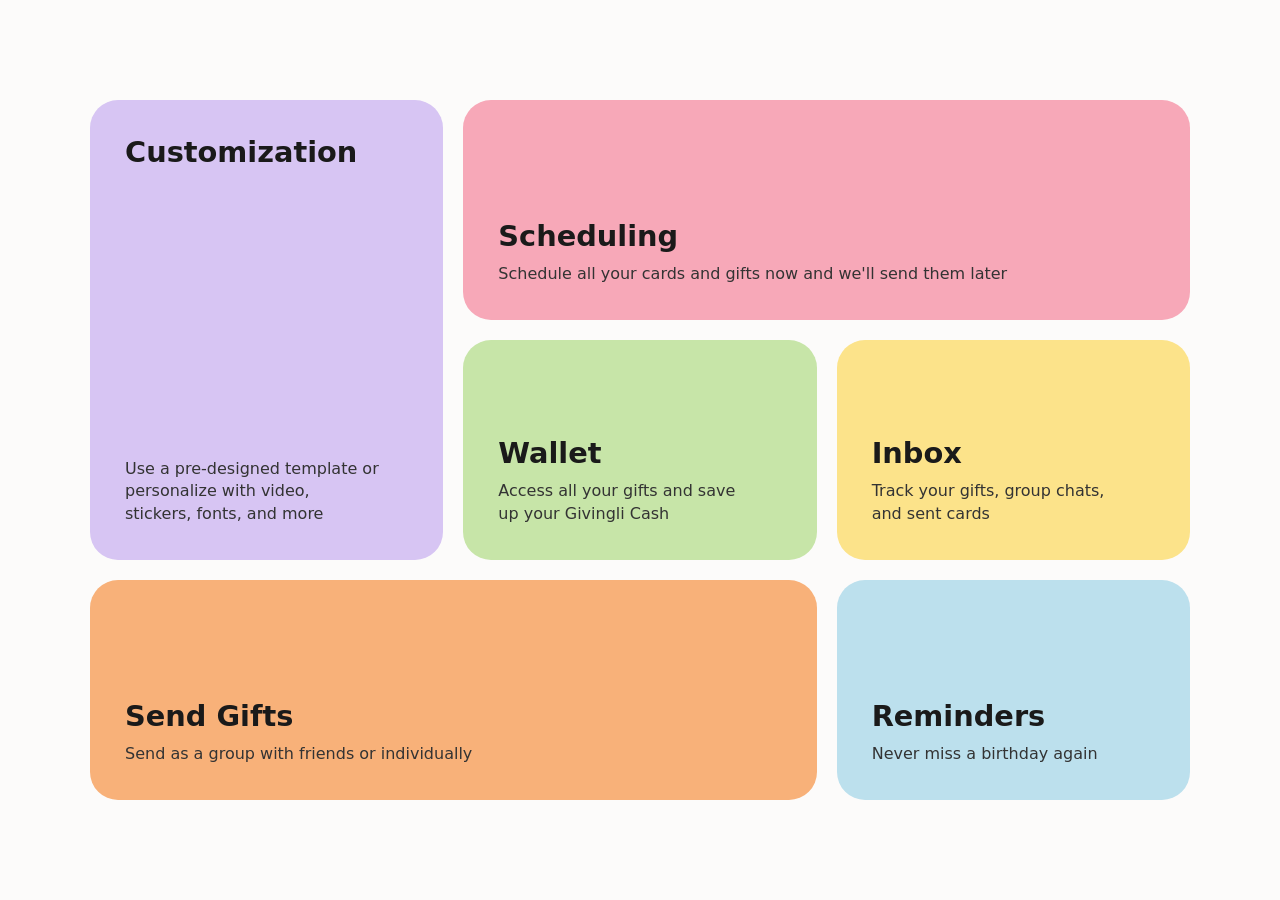
<file: responsive/Itemalignment  s/index.html>
<!DOCTYPE html>
<html lang="en">

<head>
    <meta charset="UTF-8">
    <meta name="viewport" content="width=device-width, initial-scale=1.0">
    <title>Feature Grid Layout</title>
    <link rel="stylesheet" href="style.css">
</head>

<body>

    <div class="bento-grid">
        <div class="card card-customization">
            <h2>Customization</h2>
            <p>Use a pre-designed template or personalize with video, stickers, fonts, and more</p>
        </div>

        <div class="card card-scheduling">
            <h2>Scheduling</h2>
            <p>Schedule all your cards and gifts now and we'll send them later</p>
        </div>

        <div class="card card-wallet">
            <h2>Wallet</h2>
            <p>Access all your gifts and save up your Givingli Cash</p>
        </div>

        <div class="card card-inbox">
            <h2>Inbox</h2>
            <p>Track your gifts, group chats, and sent cards</p>
        </div>

        <div class="card card-gifts">
            <h2>Send Gifts</h2>
            <p>Send as a group with friends or individually</p>
        </div>

        <div class="card card-reminders">
            <h2>Reminders</h2>
            <p>Never miss a birthday again</p>
        </div>
    </div>

</body>




</html>
</file>
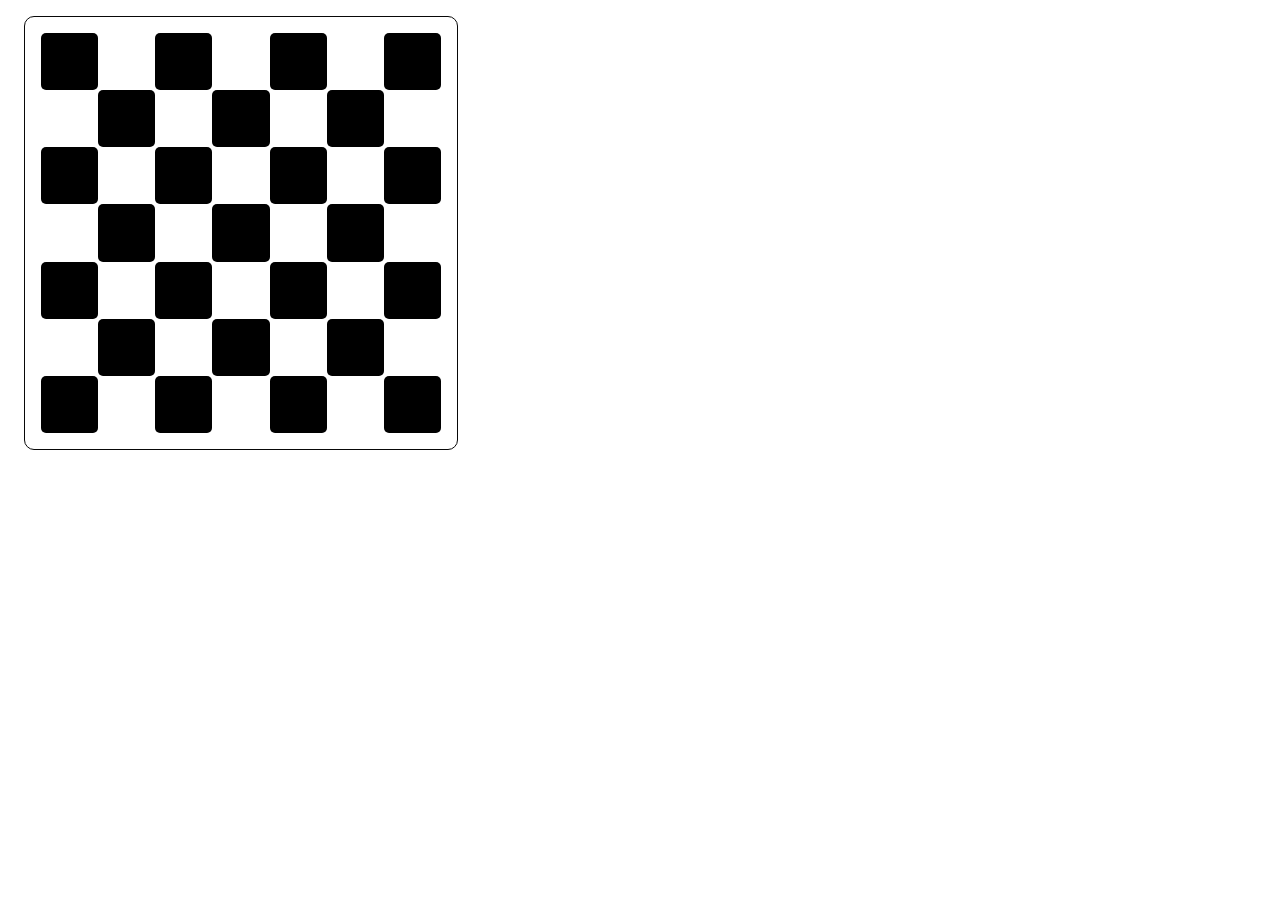
<file: grid/grid.html>
<html lang="en">
  <head>
    <meta charset="UTF-8" />
    <meta name="viewport" content="width=device-width, initial-scale=1.0" />
    <title>Grid Intro</title>
    <Style>
      .grid-items {
  border-radius:5px;
  height: 100%;
  width: 100%;
  display: flex;
  /* align-items: center;
  justify-content: center; */
}



.grid-items:nth-child(odd){
    background-color: black;
}

#grid-container {
  border: 1px solid rgb(8, 8, 8);
  width: 400px;
  height: 400px;
  border-radius: 10px;
  margin: 1rem;
  display: grid;
  padding: 1rem;
  grid-template-columns: repeat(7, 1fr);
  grid-template-rows: repeat(7, 1fr);
  align-items: center;
  justify-items: center;
}
      </Style>
  </head>
  <body>
    <div id="grid-container">
      <div class="grid-items"></div>
      <div class="grid-items"></div>
      <div class="grid-items"></div>
      <div class="grid-items"></div>
      <div class="grid-items"></div>
      <div class="grid-items"></div>
      <div class="grid-items"></div>
      <div class="grid-items"></div>
      <div class="grid-items"></div>
      <div class="grid-items"></div>
      <div class="grid-items"></div>
      <div class="grid-items"></div>
      <div class="grid-items"></div>
      <div class="grid-items"></div>
      <div class="grid-items"></div>
      <div class="grid-items"></div>
      <div class="grid-items"></div>
      <div class="grid-items"></div>
      <div class="grid-items"></div>
      <div class="grid-items"></div>
      <div class="grid-items"></div>
      <div class="grid-items"></div>
      <div class="grid-items"></div>
      <div class="grid-items"></div>
      <div class="grid-items"></div>
      <div class="grid-items"></div>
      <div class="grid-items"></div>
      <div class="grid-items"></div>
      <div class="grid-items"></div>
      <div class="grid-items"></div>
      <div class="grid-items"></div>
      <div class="grid-items"></div>
      <div class="grid-items"></div>
      <div class="grid-items"></div>
      <div class="grid-items"></div>
      <div class="grid-items"></div>
      <div class="grid-items"></div>
      <div class="grid-items"></div>
      <div class="grid-items"></div>
      <div class="grid-items"></div>
      <div class="grid-items"></div>
      <div class="grid-items"></div>
      <div class="grid-items"></div>
      <div class="grid-items"></div>
      <div class="grid-items"></div>
      <div class="grid-items"></div>
      <div class="grid-items"></div>
      <div class="grid-items"></div>
      <div class="grid-items"></div>
      <div class="grid-items"></div>
      <div class="grid-items"></div>
      <div class="grid-items"></div>
      <div class="grid-items"></div>
      <div class="grid-items"></div>
      <div class="grid-items"></div>
      <div class="grid-items"></div>
    </div>
  </body>
</html>
</file>
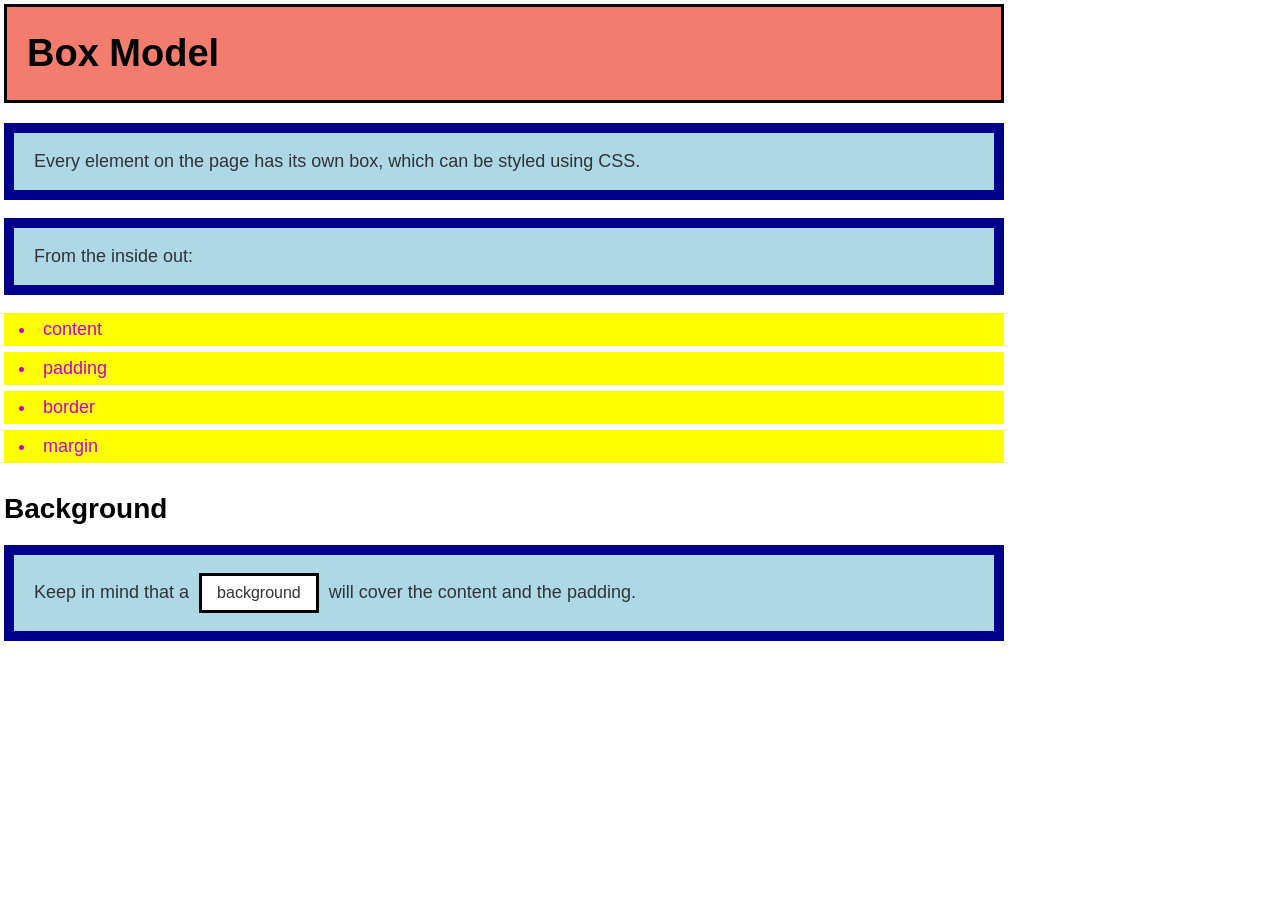
<file: style css/boxmodel.html>
<!DOCTYPE html>
<html lang="en">
<head>
    <meta charset="UTF-8">
    <meta name="viewport" content="width=device-width, initial-scale=1.0">
    <title>Box Model Presentation</title>
    <link rel="stylesheet" href="style.css">
</head>
<body>

    <div class="container">
        <div class="header-box">
            <h1>Box Model</h1>
        </div>

        <div class="info-box">
            <p>Every element on the page has its own box, which can be styled using CSS.</p>
        </div>

        <div class="info-box">
            <p>From the inside out:</p>
        </div>

        <ul class="list-container">
            <li><span class="highlight">content</span></li>
            <li><span class="highlight">padding</span></li>
            <li><span class="highlight">border</span></li>
            <li><span class="highlight">margin</span></li>
        </ul>

        <h2 class="sub-heading">Background</h2>

        <div class="info-box">
            <p>Keep in mind that a <span class="bordered-word">background</span> will cover the content and the padding.</p>
        </div>
    </div>

</body>
</html>
</file>
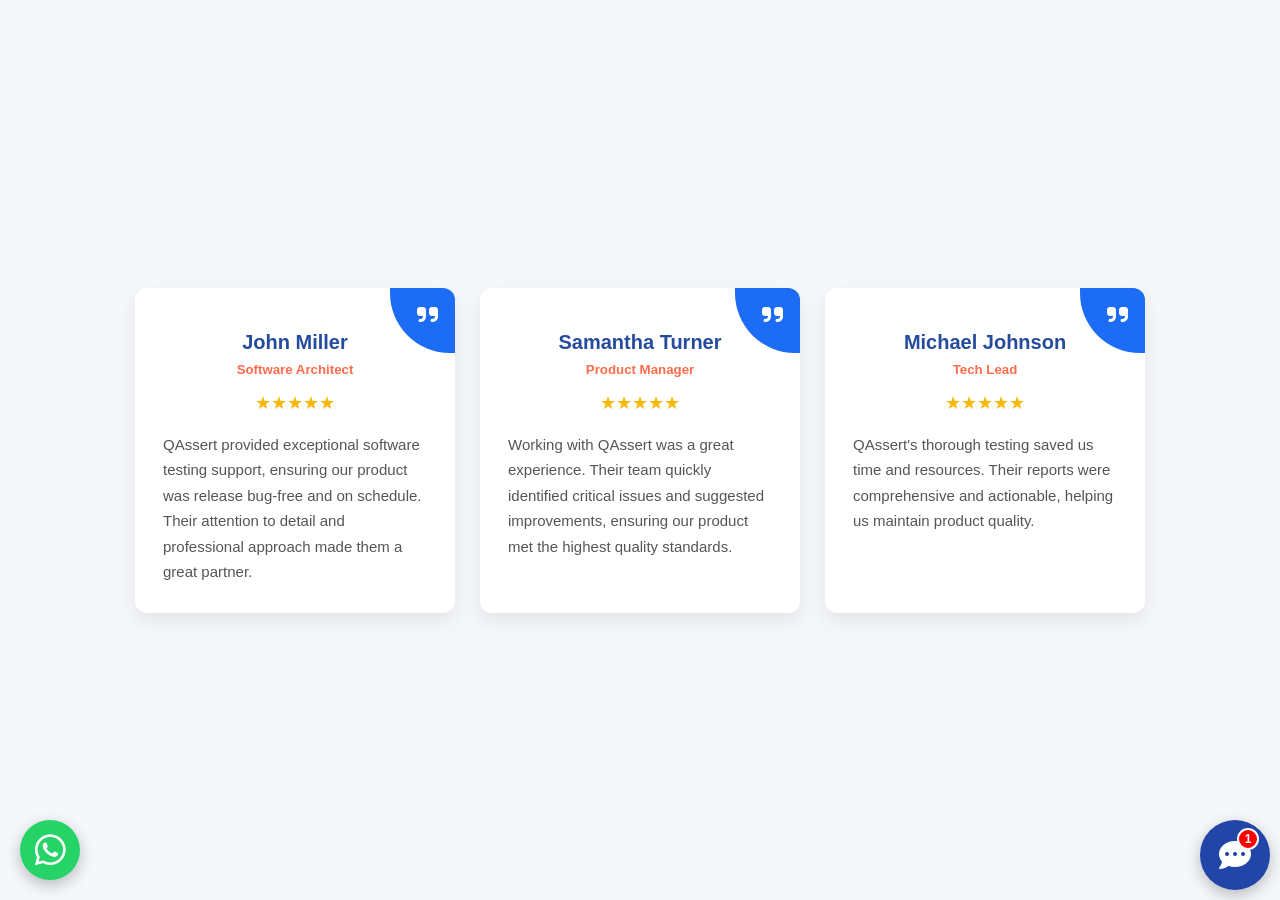
<file: style css/selfcard.html>
<!doctype html>
<html lang="en">
  <head>
    <meta charset="UTF-8" />
    <meta name="viewport" content="width=device-width, initial-scale=1.0" />
    <title>Client Cards</title>
    <link rel="stylesheet" href="selfcard.css" />
    <link
      rel="stylesheet"
      href="https://cdnjs.cloudflare.com/ajax/libs/font-awesome/6.5.2/css/all.min.css"
    />
  </head>
  <body>
    <div id="card-container">
      <div class="card">
        <div class="quote-box">
          <i class="fa-solid fa-quote-right"></i>
        </div>
        <h3>John Miller</h3>
        <h5>Software Architect</h5>

        <div class="stars">★★★★★</div>
        <p>
          QAssert provided exceptional software testing support, ensuring our
          product was release bug-free and on schedule. Their attention to
          detail and professional approach made them a great partner.
        </p>
      </div>

      <div class="card">
        <div class="quote-box">
          <i class="fa-solid fa-quote-right"></i>
        </div>

        <h3>Samantha Turner</h3>
        <h5>Product Manager</h5>

        <div class="stars">★★★★★</div>
        <p>
          Working with QAssert was a great experience. Their team quickly
          identified critical issues and suggested improvements, ensuring our
          product met the highest quality standards.
        </p>
      </div>

      <div class="card">
        <div class="quote-box">
          <i class="fa-solid fa-quote-right"></i>
        </div>

        <h3>Michael Johnson</h3>
        <h5>Tech Lead</h5>

        <div class="stars">★★★★★</div>
        <p>
          QAssert's thorough testing saved us time and resources. Their reports
          were comprehensive and actionable, helping us maintain product
          quality.
        </p>
      </div>
    </div>

    <a href="https://wa.me/918347912934" class="whatsapp-btn" target="_blank">
      <i class="fa-brands fa-whatsapp"></i>
    </a>
    <div class="chat-widget">
      <div class="chat-icon">
        <i class="fa-solid fa-comment-dots"></i>
        <span class="notification">1</span>
      </div>
    </div>
</file>
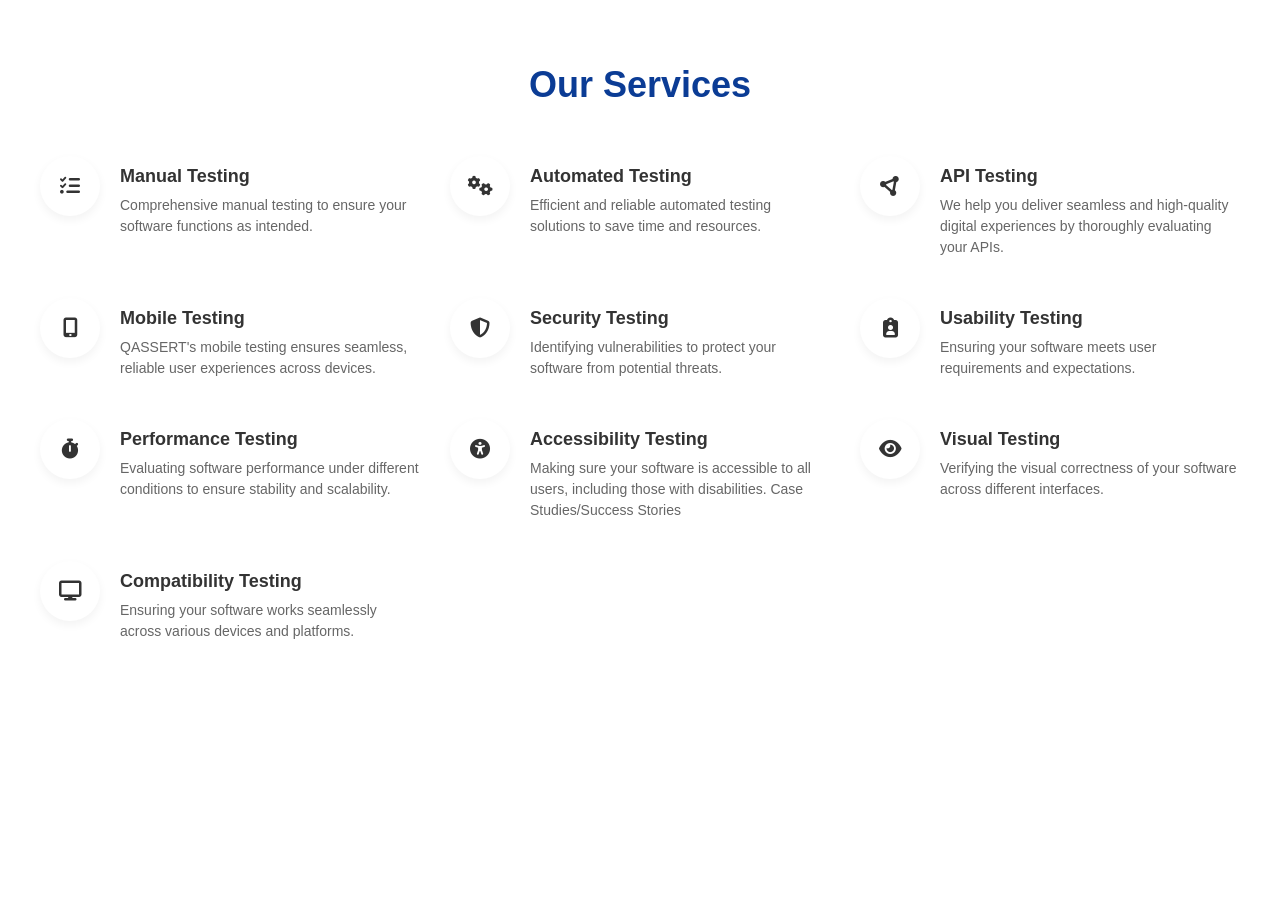
<file: style css/service.html>
<!DOCTYPE html>
<html lang="en">
<head>
    <meta charset="UTF-8">
    <meta name="viewport" content="width=device-width, initial-scale=1.0">
    <title>Our Services</title>
    <link rel="stylesheet" href="https://cdnjs.cloudflare.com/ajax/libs/font-awesome/6.4.0/css/all.min.css">
    
    <style>
        body {
            font-family: Arial, sans-serif;
            background-color: #ffffff;
            color: #333333;
            margin: 0;
            padding: 40px 20px;
        }

        .container {
            max-width: 1200px;
            margin: 0 auto;
        }


        .section-title {
            text-align: center;
            color: #0b3c95; 
            font-size: 36px;
            margin-bottom: 50px;
        }

        .services-grid {
            display: grid;
            grid-template-columns: repeat(3, 1fr);
            gap: 40px 30px;
        }


        .service-item {
            display: flex;
            align-items: flex-start;
        }

    
        .icon-box {
            width: 60px;
            height: 60px;
            border-radius: 50%;
            display: flex;
            justify-content: center;
            align-items: center;
            font-size: 20px;
            margin-right: 20px;
            flex-shrink: 0; 
            box-shadow: 0 4px 10px rgba(0, 0, 0, 0.05); 
            background-color: #ffffff;
            color: #333333;
        }

      

      

        .service-content {
            padding-top: 10px;
        }

        .service-title {
            font-size: 18px;
            font-weight: bold;
            margin: 0 0 8px 0;
        }

        .service-description {
            font-size: 14px;
            color: #666666;
            line-height: 1.5;
            margin: 0;
        }

        @media (max-width: 900px) {
            .services-grid {
                grid-template-columns: repeat(2, 1fr);
            }
        }
        @media (max-width: 600px) {
            .services-grid {
                grid-template-columns: 1fr;
            }
        }

    
.service-item:hover .icon-box {
    background-color: purple; 
    color: #ffffff;           
}

.service-item:hover .service-title {
    color: purple   ;   

}

.icon-box, .service-title {
    transition: all 0.3s ease;
}
    </style>
</head>
<body>

    <div class="container">
        <h1 class="section-title">Our Services</h1>

        <div class="services-grid">
            
            <div class="service-item highlighted">
                <div class="icon-box">
                    <i class="fa-solid fa-list-check"></i>
                </div>
                <div class="service-content">
                    <h3 class="service-title">Manual Testing</h3>
                    <p class="service-description">Comprehensive manual testing to ensure your software functions as intended.</p>
                </div>
            </div>

            <div class="service-item">
                <div class="icon-box">
                    <i class="fa-solid fa-gears"></i>
                </div>
                <div class="service-content">
                    <h3 class="service-title">Automated Testing</h3>
                    <p class="service-description">Efficient and reliable automated testing solutions to save time and resources.</p>
                </div>
            </div>

            <div class="service-item">
                <div class="icon-box">
                    <i class="fa-solid fa-circle-nodes"></i>
                </div>
                <div class="service-content">
                    <h3 class="service-title">API Testing</h3>
                    <p class="service-description">We help you deliver seamless and high-quality digital experiences by thoroughly evaluating your APIs.</p>
                </div>
            </div>

            <div class="service-item">
                <div class="icon-box">
                    <i class="fa-solid fa-mobile-screen-button"></i>
                </div>
                <div class="service-content">
                    <h3 class="service-title">Mobile Testing</h3>
                    <p class="service-description">QASSERT's mobile testing ensures seamless, reliable user experiences across devices.</p>
                </div>
            </div>

         
            <div class="service-item">
                <div class="icon-box">
                    <i class="fa-solid fa-shield-halved"></i>
                </div>
                <div class="service-content">
                    <h3 class="service-title">Security Testing</h3>
                    <p class="service-description">Identifying vulnerabilities to protect your software from potential threats.</p>
                </div>
            </div>

            <!-- 6. Usability Testing -->
            <div class="service-item">
                <div class="icon-box">
                    <i class="fa-solid fa-clipboard-user"></i>
                </div>
                <div class="service-content">
                    <h3 class="service-title">Usability Testing</h3>
                    <p class="service-description">Ensuring your software meets user requirements and expectations.</p>
                </div>
            </div>

            <!-- 7. Performance Testing -->
            <div class="service-item">
                <div class="icon-box">
                    <i class="fa-solid fa-stopwatch"></i>
                </div>
                <div class="service-content">
                    <h3 class="service-title">Performance Testing</h3>
                    <p class="service-description">Evaluating software performance under different conditions to ensure stability and scalability.</p>
                </div>
            </div>

            <!-- 8. Accessibility Testing -->
            <div class="service-item">
                <div class="icon-box">
                    <i class="fa-solid fa-universal-access"></i>
                </div>
                <div class="service-content">
                    <h3 class="service-title">Accessibility Testing</h3>
                    <p class="service-description">Making sure your software is accessible to all users, including those with disabilities. Case Studies/Success Stories</p>
                </div>
            </div>

            <!-- 9. Visual Testing -->
            <div class="service-item">
                <div class="icon-box">
                    <i class="fa-solid fa-eye"></i>
                </div>
                <div class="service-content">
                    <h3 class="service-title">Visual Testing</h3>
                    <p class="service-description">Verifying the visual correctness of your software across different interfaces.</p>
                </div>
            </div>

            <!-- 10. Compatibility Testing -->
            <div class="service-item">
                <div class="icon-box">
                    <i class="fa-solid fa-display"></i>
                </div>
                <div class="service-content">
                    <h3 class="service-title">Compatibility Testing</h3>
                    <p class="service-description">Ensuring your software works seamlessly across various devices and platforms.</p>
                </div>
            </div>

        </div>
    </div>

</body>
</html>
</file>
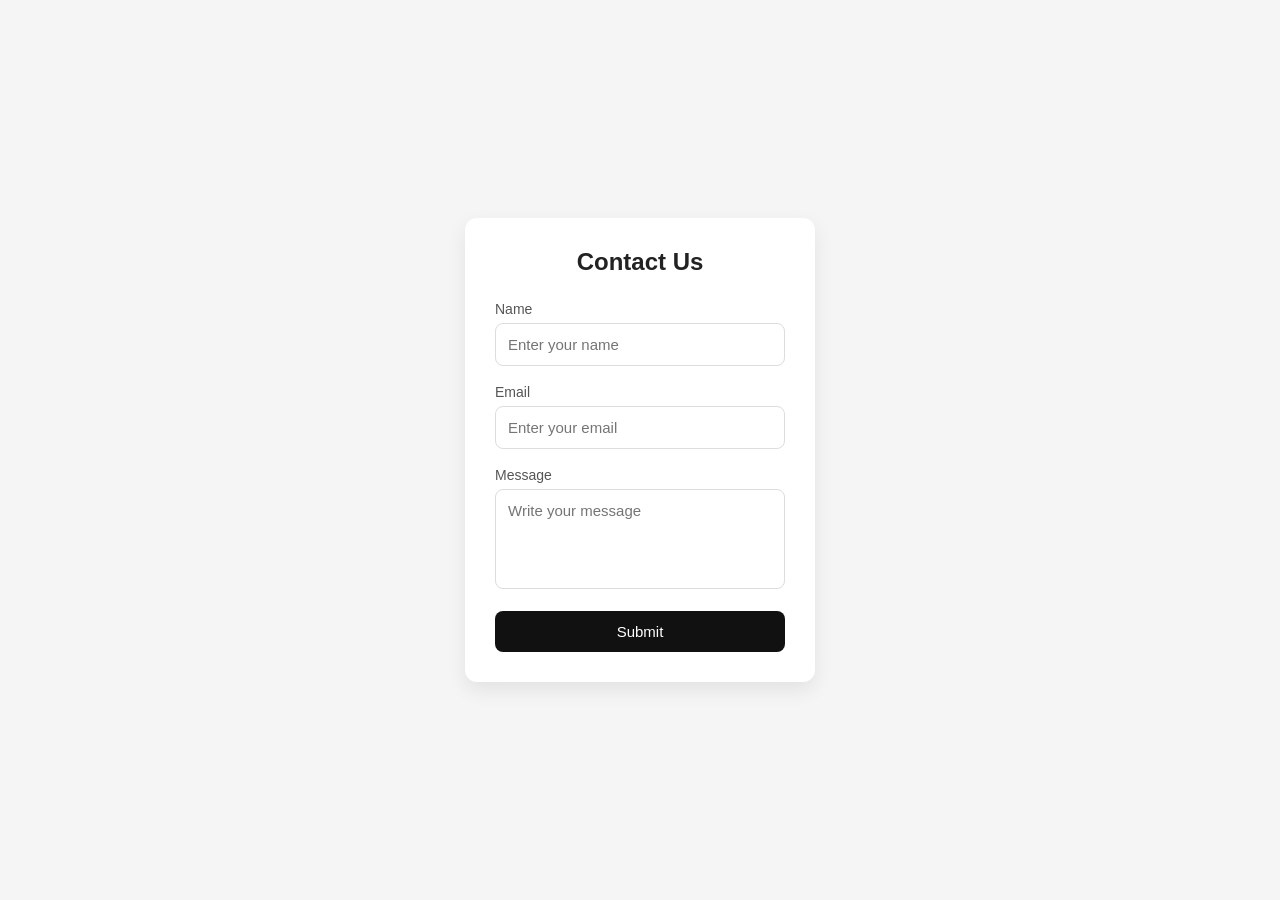
<file: forms/PracticeSet/contact.html>
<!DOCTYPE html>
<html lang="en">
<head>
<meta charset="UTF-8">
<meta name="viewport" content="width=device-width, initial-scale=1.0">
<title>Minimal Form</title>

<style>
*{
    margin:0;
    padding:0;
    box-sizing:border-box;
    font-family:Arial, Helvetica, sans-serif;
}

body{
    background:#f5f5f5;
    display:flex;
    justify-content:center;
    align-items:center;
    height:100vh;
}

.form-container{
    width:350px;
    background:#fff;
    padding:30px;
    border-radius:12px;
    box-shadow:0 8px 20px rgba(0,0,0,0.08);
}

h2{
    text-align:center;
    margin-bottom:25px;
    color:#222;
    font-weight:600;
}

.input-group{
    margin-bottom:18px;
}

label{
    display:block;
    margin-bottom:6px;
    color:#555;
    font-size:14px;
}

input,
textarea{
    width:100%;
    padding:12px;
    border:1px solid #ddd;
    border-radius:8px;
    outline:none;
    font-size:15px;
    transition:.3s;
}

input:focus,
textarea:focus{
    border-color:#000;
}

textarea{
    resize:none;
    height:100px;
}

button{
    width:100%;
    padding:12px;
    background:#111;
    color:#fff;
    border:none;
    border-radius:8px;
    font-size:15px;
    cursor:pointer;
    transition:.3s;
}

button:hover{
    background:#333;
}
</style>
</head>

<body>

<div class="form-container">
    <h2>Contact Us</h2>

    <form>
        <div class="input-group">
            <label>Name</label>
            <input type="text" placeholder="Enter your name">
        </div>

        <div class="input-group">
            <label>Email</label>
            <input type="email" placeholder="Enter your email">
        </div>

        <div class="input-group">
            <label>Message</label>
            <textarea placeholder="Write your message"></textarea>
        </div>

        <button type="submit">Submit</button>
    </form>
</div>

</body>
</html>
</file>
<file: responsive/Itemalignment  s/style.css>
* {
    box-sizing: border-box;
    margin: 0;
    padding: 0;
    font-family: system-ui, -apple-system, BlinkMacSystemFont, 'Segoe UI', Roboto, Oxygen, Ubuntu, Cantarell, sans-serif;
}

body {
    background-color: #fcfbfa;
    display: flex;
    justify-content: center;
    align-items: center;
    min-height: 100vh;
    padding: 20px;
}

.bento-grid {
    display: grid;
    grid-template-columns: repeat(3, 1fr);
    grid-template-rows: repeat(3, minmax(220px, auto));
    gap: 20px;
    max-width: 1100px;
    width: 100%;
}

.card {
    border-radius: 28px;
    padding: 35px;
    display: flex;
    flex-direction: column;
    justify-content: flex-end;
    position: relative;
    overflow: hidden;
}

.card h2 {
    font-size: 1.8rem;
    font-weight: 700;
    margin-bottom: 10px;
    color: #1a1a1a;
}

.card p {
    font-size: 1rem;
    color: #333;
    line-height: 1.4;
    max-width: 90%;
}

.card-customization {
    background-color: #d7c5f3;
    grid-row: span 2;
    justify-content: space-between; 
}

.card-scheduling {
    background-color: #f7a8b8;
    grid-column: span 2;
}

.card-wallet {
    background-color: #c7e5a8;
}

.card-inbox {
    background-color: #fce38a;
}

.card-gifts {
    background-color: #f8b179;
    grid-column: span 2;
}

.card-reminders {
    background-color: #bce0ed;
}
</file>
<file: style css/style.css>
* {
    box-sizing: border-box;
    margin: 0;
    padding: 0;
}


body {
    font-family: Arial, sans-serif;
    background-color: #ffffff;
    padding: 4px;
    display: flex;
    
}



.container {
    width: 100%;
    max-width: 1000px;
}

 
.header-box {
    background-color: #f27c6d;
    border: 3px solid #000000;
    padding: 25px 20px;
    margin-bottom: 20px;
}
.header-box h1 {
    font-size: 38px;
    font-weight: bold;
    color: #000000;
    }
    
    
    .info-box {
        background-color: #add8e6; 
        border: 10px solid #00008b; 
        padding: 18px 20px;
        margin-bottom: 18px;
        }
        
        .info-box p {
            font-size: 18px;
            color: #333333;
            }
            
            .list-container {
                list-style-position: inside; 
                margin-bottom: 30px;
                }
                
                .list-container li {
                    font-size: 18px;
                    color: #cc00cc; 
                    background-color: #ffff00; 
                    padding: 6px 15px;
                    margin-bottom: 6px;
                    text-align: left; 
                    }

                    
                    
                    .sub-heading {
                        font-size: 28px;
                        font-weight: bold;
                        color: #000000;
                        margin-top: 10px;
                        margin-bottom: 20px;
                        }
                        


.bordered-word {
    border: 3px solid #000000;
    background-color: #ffffff;
    padding: 8px 15px;
    margin: 0 5px;
    display: inline-block;
    font-size: 16px;
    color: #333333;
}
</file>
<file: style css/selfcard.css>
* {
  margin: 0;
  padding: 0;
  box-sizing: border-box;
  font-family: Arial, Helvetica, sans-serif;
}

body {
  background: #f5f7fb;
  display: flex;
  justify-content: center;
  align-items: center;
  min-height: 100vh;
  padding: 40px;
}

#card-container {
  display: flex;
  gap: 25px;
  flex-wrap: wrap;
  justify-content: center;
}
.card {
  width: 320px;
  background: #fff;
  border-radius: 12px;
  padding: 28px;
  position: relative;
  box-shadow: 0 8px 20px rgba(0, 0, 0, 0.08);
  transition: 0.3s;
}

.quote-box {
  position: absolute;
  top: 0;
  right: 0;
  width: 65px;
  height: 65px;
  background: #1d6cf5;
  border-bottom-left-radius: 60px;
  border-top-right-radius: 12px;
  display: flex;
  justify-content: center;
  align-items: center;
}

.quote-box i {
  color: white;
  font-size: 24px;
  margin-left: 10px;
  margin-bottom: 10px;
}

.card h3 {
  color: #244b9c;
  font-size: 20px;
  text-align: center;
  margin-top: 15px;
}

.card h5 {
  color: #ff6b4a;
  text-align: center;
  margin: 8px 0 15px;
  font-weight: 600;
}

.stars {
  color: #f6b800;
  text-align: center;
  font-size: 18px;
  margin-bottom: 18px;
}

.card p {
  color: #555;
  font-size: 15px;
  line-height: 1.7;
  text-align: left;
}

.whatsapp-btn {
  position: fixed;
  left: 20px;
  bottom: 20px;

  width: 60px;
  height: 60px;

  background-color: #25d366;
  color: white;

  border-radius: 50%;

  display: flex;
  justify-content: center;
  align-items: center;

  text-decoration: none;
  font-size: 35px;

  box-shadow: 0 5px 15px rgba(0, 0, 0, 0.25);
}

.chat-widget {
  position: absolute;
  bottom: 10px;
  right: 10px;
}

.chat-icon {
  width: 70px;
  height: 70px;

  border-radius: 50%;
  background: #2146a8;

  display: flex;
  justify-content: center;
  align-items: center;

  position: relative;
  cursor: pointer;
  box-shadow: 0 5px 15px rgba(0, 0, 0, 0.25);
}

.chat-icon i {
  color: white;
  font-size: 32px;
}

.notification {
  position: absolute;
  top: 8px;
  right: 11px;

  width: 22px;
  height: 22px;

  border-radius: 50%;
  background-color: red;
  color: white;

  display: flex;
  justify-content: center;
  align-items: center;

  font-size: 12px;
  font-weight: bold;

  border: 2px solid white;
}
</file>
